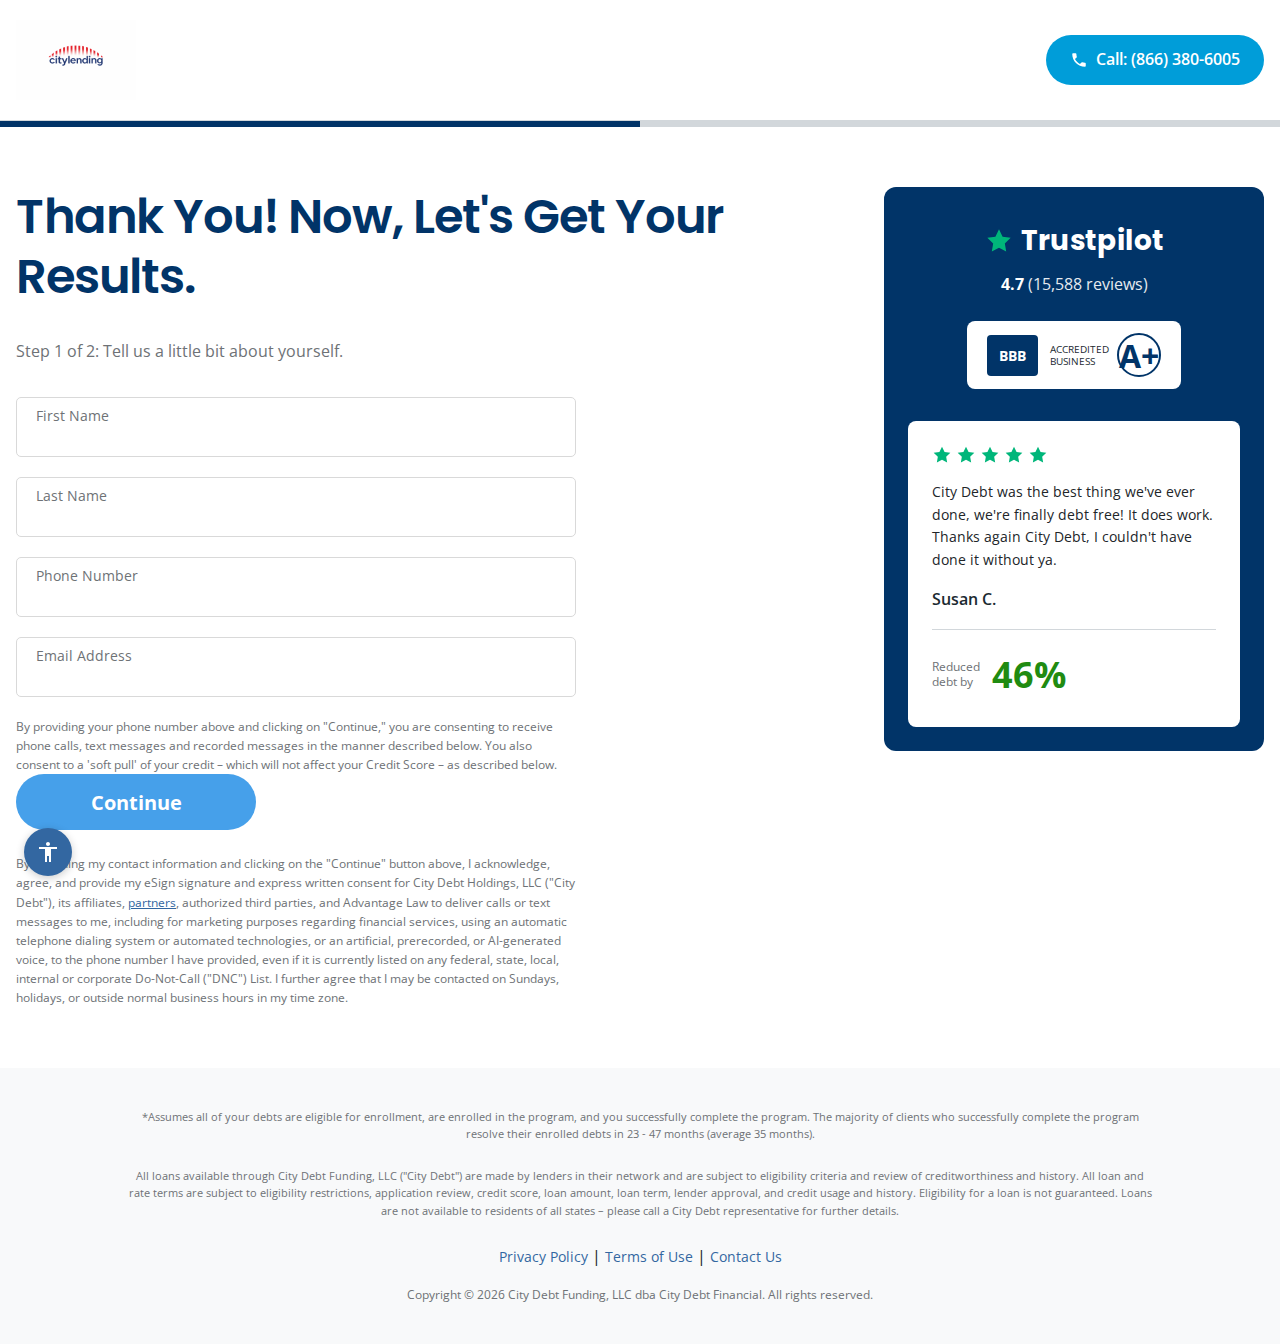
<file: apply-step1.html>
<!DOCTYPE html>
<html lang="en">
<head>
    <meta charset="UTF-8">
    <meta name="viewport" content="width=device-width, initial-scale=1.0">
    <title>Apply Online - City Debt | Debt Relief Solutions</title>
    <link rel="preconnect" href="https://fonts.googleapis.com">
    <link rel="preconnect" href="https://fonts.gstatic.com" crossorigin>
    <link href="https://fonts.googleapis.com/css2?family=Open+Sans:wght@400;500;600;700&family=Poppins:wght@400;500;600;700&display=swap" rel="stylesheet">
    <link rel="stylesheet" href="apply-styles.css">
</head>
<body>
    <!-- Header -->
    <header class="header">
        <div class="header-container">
            <a href="apply.html" class="logo">
                <img src="logo.png" alt="City Lending" class="logo-img">
            </a>
            <a href="tel:1-866-380-6005" class="call-btn">
                <svg width="16" height="16" viewBox="0 0 24 24" fill="currentColor">
                    <path d="M6.62 10.79c1.44 2.83 3.76 5.14 6.59 6.59l2.2-2.2c.27-.27.67-.36 1.02-.24 1.12.37 2.33.57 3.57.57.55 0 1 .45 1 1V20c0 .55-.45 1-1 1-9.39 0-17-7.61-17-17 0-.55.45-1 1-1h3.5c.55 0 1 .45 1 1 0 1.25.2 2.45.57 3.57.11.35.03.74-.25 1.02l-2.2 2.2z"/>
                </svg>
                Call: (866) 380-6005
            </a>
        </div>
    </header>

    <!-- Progress Bar -->
    <div class="progress-bar">
        <div class="progress-fill" style="width: 50%"></div>
    </div>

    <!-- Main Content -->
    <main class="main-content">
        <div class="content-wrapper">
            <!-- Left Column - Form -->
            <div class="form-column">
                <h1 class="main-heading">Thank You! Now, Let's Get Your Results.</h1>
                <p class="step-indicator">Step 1 of 2: Tell us a little bit about yourself.</p>

                <form id="contact-form" class="apply-form" action="apply-step2.html">
                    <div class="form-group floating-label">
                        <input type="text" id="first-name" name="firstName" class="form-input" placeholder=" " required>
                        <label for="first-name" class="form-label">First Name</label>
                    </div>

                    <div class="form-group floating-label">
                        <input type="text" id="last-name" name="lastName" class="form-input" placeholder=" " required>
                        <label for="last-name" class="form-label">Last Name</label>
                    </div>

                    <div class="form-group floating-label">
                        <input type="tel" id="phone" name="phone" class="form-input" placeholder=" " required>
                        <label for="phone" class="form-label">Phone Number</label>
                    </div>

                    <div class="form-group floating-label">
                        <input type="email" id="email" name="email" class="form-input" placeholder=" " required>
                        <label for="email" class="form-label">Email Address</label>
                    </div>

                    <p class="consent-text">
                        By providing your phone number above and clicking on "Continue," you are consenting to receive phone calls, text messages and recorded messages in the manner described below. You also consent to a 'soft pull' of your credit – which will not affect your Credit Score – as described below.
                    </p>

                    <button type="submit" class="cta-button">Continue</button>

                    <p class="consent-text" style="margin-top: 24px;">
                        By providing my contact information and clicking on the "Continue" button above, I acknowledge, agree, and provide my eSign signature and express written consent for City Debt Holdings, LLC ("City Debt"), its affiliates, <a href="#">partners</a>, authorized third parties, and Advantage Law to deliver calls or text messages to me, including for marketing purposes regarding financial services, using an automatic telephone dialing system or automated technologies, or an artificial, prerecorded, or AI-generated voice, to the phone number I have provided, even if it is currently listed on any federal, state, local, internal or corporate Do-Not-Call ("DNC") List. I further agree that I may be contacted on Sundays, holidays, or outside normal business hours in my time zone.
                    </p>
                </form>
            </div>

            <!-- Right Column - Trust Sidebar -->
            <div class="trust-sidebar">
                <div class="trust-header">
                    <div class="trustpilot-badge">
                        <svg class="star-icon" viewBox="0 0 24 24" fill="#00B67A">
                            <polygon points="12 2 15.09 8.26 22 9.27 17 14.14 18.18 21.02 12 17.77 5.82 21.02 7 14.14 2 9.27 8.91 8.26 12 2"/>
                        </svg>
                        <span class="trustpilot-text">Trustpilot</span>
                    </div>
                    <div class="trustpilot-rating">
                        <span class="rating-score">4.7</span>
                        <span class="rating-reviews">(15,588 reviews)</span>
                    </div>
                    <div class="bbb-badge">
                        <div class="bbb-logo">
                            <span class="bbb-text">BBB</span>
                        </div>
                        <div class="bbb-rating">
                            <span class="accredited">ACCREDITED<br>BUSINESS</span>
                            <span class="grade">A+</span>
                        </div>
                    </div>
                </div>

                <div class="testimonial-card">
                    <div class="stars">
                        <svg viewBox="0 0 24 24" fill="#00B67A"><polygon points="12 2 15.09 8.26 22 9.27 17 14.14 18.18 21.02 12 17.77 5.82 21.02 7 14.14 2 9.27 8.91 8.26 12 2"/></svg>
                        <svg viewBox="0 0 24 24" fill="#00B67A"><polygon points="12 2 15.09 8.26 22 9.27 17 14.14 18.18 21.02 12 17.77 5.82 21.02 7 14.14 2 9.27 8.91 8.26 12 2"/></svg>
                        <svg viewBox="0 0 24 24" fill="#00B67A"><polygon points="12 2 15.09 8.26 22 9.27 17 14.14 18.18 21.02 12 17.77 5.82 21.02 7 14.14 2 9.27 8.91 8.26 12 2"/></svg>
                        <svg viewBox="0 0 24 24" fill="#00B67A"><polygon points="12 2 15.09 8.26 22 9.27 17 14.14 18.18 21.02 12 17.77 5.82 21.02 7 14.14 2 9.27 8.91 8.26 12 2"/></svg>
                        <svg viewBox="0 0 24 24" fill="#00B67A"><polygon points="12 2 15.09 8.26 22 9.27 17 14.14 18.18 21.02 12 17.77 5.82 21.02 7 14.14 2 9.27 8.91 8.26 12 2"/></svg>
                    </div>
                    <p class="testimonial-text">City Debt was the best thing we've ever done, we're finally debt free! It does work. Thanks again City Debt, I couldn't have done it without ya.</p>
                    <p class="testimonial-author">Susan C.</p>
                    <div class="debt-reduction">
                        <span class="reduction-label">Reduced<br>debt by</span>
                        <span class="reduction-value">46%</span>
                    </div>
                </div>
            </div>
        </div>
    </main>

    <!-- Footer -->
    <footer class="footer">
        <p class="footer-disclaimer">
            *Assumes all of your debts are eligible for enrollment, are enrolled in the program, and you successfully complete the program. The majority of clients who successfully complete the program resolve their enrolled debts in 23 - 47 months (average 35 months).
        </p>
        <p class="footer-disclaimer">
            All loans available through City Debt Funding, LLC ("City Debt") are made by lenders in their network and are subject to eligibility criteria and review of creditworthiness and history. All loan and rate terms are subject to eligibility restrictions, application review, credit score, loan amount, loan term, lender approval, and credit usage and history. Eligibility for a loan is not guaranteed. Loans are not available to residents of all states – please call a City Debt representative for further details.
        </p>
        <p class="footer-links">
            <a href="#">Privacy Policy</a> | <a href="#">Terms of Use</a> | <a href="#">Contact Us</a>
        </p>
        <p class="copyright">Copyright &copy; 2026 City Debt Funding, LLC dba City Debt Financial. All rights reserved.</p>
    </footer>

    <!-- Accessibility Button -->
    <button class="accessibility-btn" aria-label="Accessibility options">
        <svg viewBox="0 0 24 24" fill="currentColor">
            <path d="M12 2C13.1 2 14 2.9 14 4C14 5.1 13.1 6 12 6C10.9 6 10 5.1 10 4C10 2.9 10.9 2 12 2ZM21 9H15V22H13V16H11V22H9V9H3V7H21V9Z"/>
        </svg>
    </button>

    <script src="apply.js"></script>
</body>
</html>
</file>
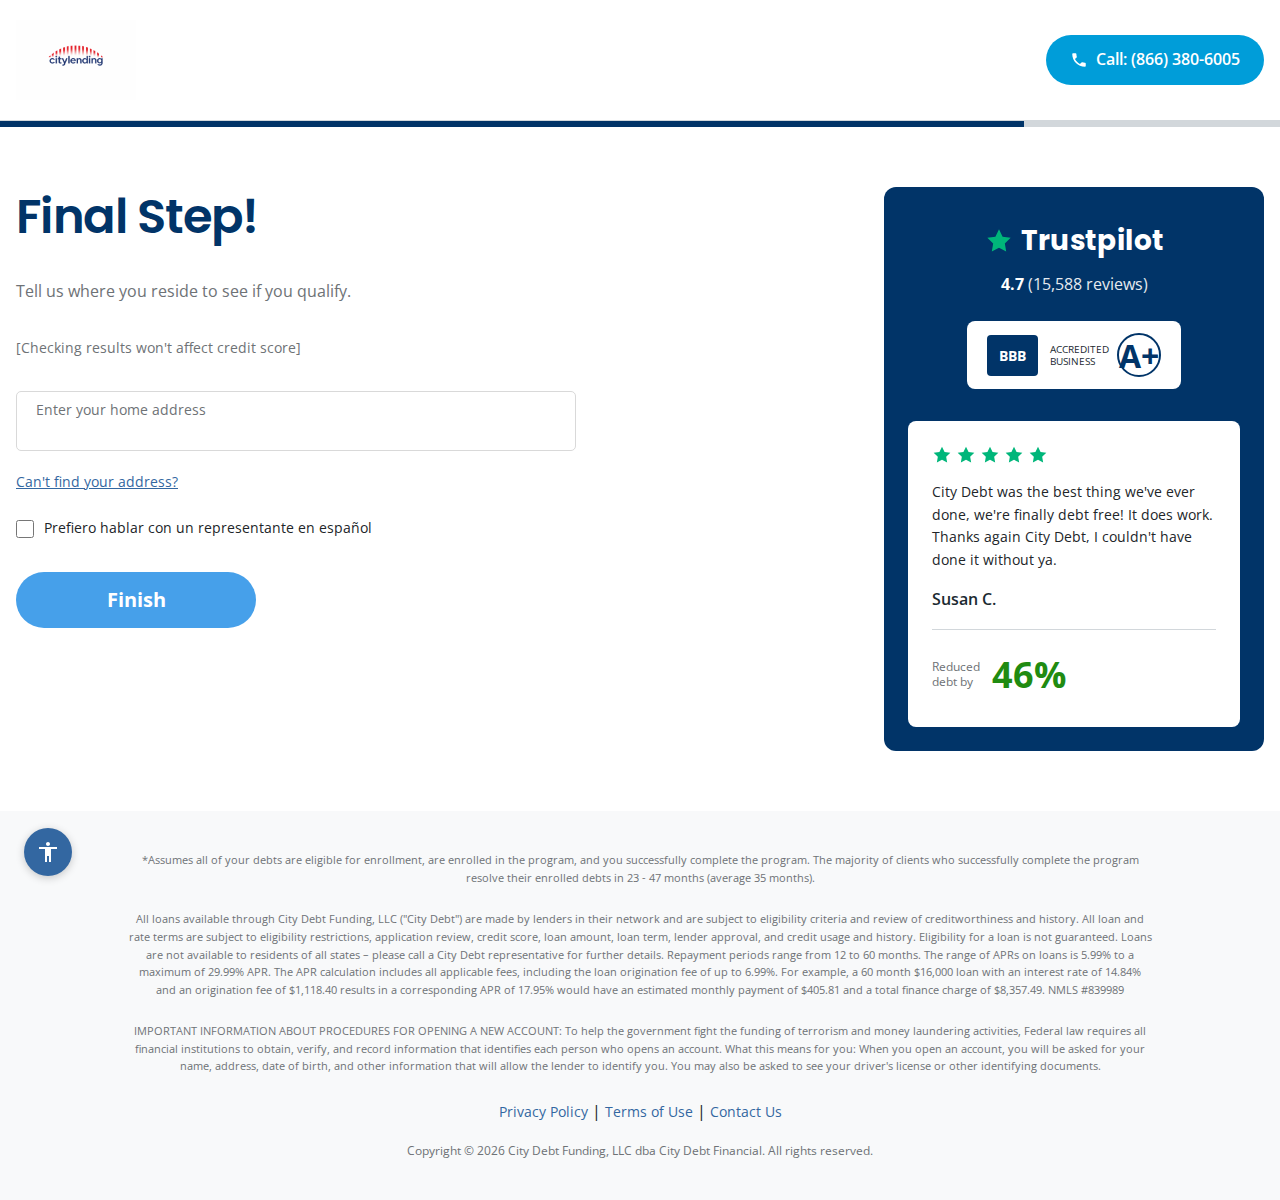
<file: apply-step2.html>
<!DOCTYPE html>
<html lang="en">
<head>
    <meta charset="UTF-8">
    <meta name="viewport" content="width=device-width, initial-scale=1.0">
    <title>Final Step - City Debt | Debt Relief Solutions</title>
    <link rel="preconnect" href="https://fonts.googleapis.com">
    <link rel="preconnect" href="https://fonts.gstatic.com" crossorigin>
    <link href="https://fonts.googleapis.com/css2?family=Open+Sans:wght@400;500;600;700&family=Poppins:wght@400;500;600;700&display=swap" rel="stylesheet">
    <link rel="stylesheet" href="apply-styles.css">
</head>
<body>
    <!-- Header -->
    <header class="header">
        <div class="header-container">
            <a href="apply.html" class="logo">
                <img src="logo.png" alt="City Lending" class="logo-img">
            </a>
            <a href="tel:1-866-380-6005" class="call-btn">
                <svg width="16" height="16" viewBox="0 0 24 24" fill="currentColor">
                    <path d="M6.62 10.79c1.44 2.83 3.76 5.14 6.59 6.59l2.2-2.2c.27-.27.67-.36 1.02-.24 1.12.37 2.33.57 3.57.57.55 0 1 .45 1 1V20c0 .55-.45 1-1 1-9.39 0-17-7.61-17-17 0-.55.45-1 1-1h3.5c.55 0 1 .45 1 1 0 1.25.2 2.45.57 3.57.11.35.03.74-.25 1.02l-2.2 2.2z"/>
                </svg>
                Call: (866) 380-6005
            </a>
        </div>
    </header>

    <!-- Progress Bar -->
    <div class="progress-bar">
        <div class="progress-fill" style="width: 80%"></div>
    </div>

    <!-- Main Content -->
    <main class="main-content">
        <div class="content-wrapper">
            <!-- Left Column - Form -->
            <div class="form-column">
                <h1 class="main-heading">Final Step!</h1>
                <p class="step-indicator">Tell us where you reside to see if you qualify.</p>
                <p class="step-indicator" style="color: var(--text-muted); font-size: 14px;">[Checking results won't affect credit score]</p>

                <form id="address-form" class="apply-form" action="quote.html" style="margin-top: 32px;">
                    <div class="form-group floating-label">
                        <input type="text" id="address" name="address" class="form-input" placeholder=" " required>
                        <label for="address" class="form-label">Enter your home address</label>
                    </div>

                    <p class="text-link" style="margin-bottom: 24px;">Can't find your address?</p>

                    <div class="checkbox-group">
                        <input type="checkbox" id="spanish" name="spanish">
                        <label for="spanish">Prefiero hablar con un representante en español</label>
                    </div>

                    <button type="submit" class="cta-button" style="margin-top: 32px;">Finish</button>
                </form>
            </div>

            <!-- Right Column - Trust Sidebar -->
            <div class="trust-sidebar">
                <div class="trust-header">
                    <div class="trustpilot-badge">
                        <svg class="star-icon" viewBox="0 0 24 24" fill="#00B67A">
                            <polygon points="12 2 15.09 8.26 22 9.27 17 14.14 18.18 21.02 12 17.77 5.82 21.02 7 14.14 2 9.27 8.91 8.26 12 2"/>
                        </svg>
                        <span class="trustpilot-text">Trustpilot</span>
                    </div>
                    <div class="trustpilot-rating">
                        <span class="rating-score">4.7</span>
                        <span class="rating-reviews">(15,588 reviews)</span>
                    </div>
                    <div class="bbb-badge">
                        <div class="bbb-logo">
                            <span class="bbb-text">BBB</span>
                        </div>
                        <div class="bbb-rating">
                            <span class="accredited">ACCREDITED<br>BUSINESS</span>
                            <span class="grade">A+</span>
                        </div>
                    </div>
                </div>

                <div class="testimonial-card">
                    <div class="stars">
                        <svg viewBox="0 0 24 24" fill="#00B67A"><polygon points="12 2 15.09 8.26 22 9.27 17 14.14 18.18 21.02 12 17.77 5.82 21.02 7 14.14 2 9.27 8.91 8.26 12 2"/></svg>
                        <svg viewBox="0 0 24 24" fill="#00B67A"><polygon points="12 2 15.09 8.26 22 9.27 17 14.14 18.18 21.02 12 17.77 5.82 21.02 7 14.14 2 9.27 8.91 8.26 12 2"/></svg>
                        <svg viewBox="0 0 24 24" fill="#00B67A"><polygon points="12 2 15.09 8.26 22 9.27 17 14.14 18.18 21.02 12 17.77 5.82 21.02 7 14.14 2 9.27 8.91 8.26 12 2"/></svg>
                        <svg viewBox="0 0 24 24" fill="#00B67A"><polygon points="12 2 15.09 8.26 22 9.27 17 14.14 18.18 21.02 12 17.77 5.82 21.02 7 14.14 2 9.27 8.91 8.26 12 2"/></svg>
                        <svg viewBox="0 0 24 24" fill="#00B67A"><polygon points="12 2 15.09 8.26 22 9.27 17 14.14 18.18 21.02 12 17.77 5.82 21.02 7 14.14 2 9.27 8.91 8.26 12 2"/></svg>
                    </div>
                    <p class="testimonial-text">City Debt was the best thing we've ever done, we're finally debt free! It does work. Thanks again City Debt, I couldn't have done it without ya.</p>
                    <p class="testimonial-author">Susan C.</p>
                    <div class="debt-reduction">
                        <span class="reduction-label">Reduced<br>debt by</span>
                        <span class="reduction-value">46%</span>
                    </div>
                </div>
            </div>
        </div>
    </main>

    <!-- Footer -->
    <footer class="footer">
        <p class="footer-disclaimer">
            *Assumes all of your debts are eligible for enrollment, are enrolled in the program, and you successfully complete the program. The majority of clients who successfully complete the program resolve their enrolled debts in 23 - 47 months (average 35 months).
        </p>
        <p class="footer-disclaimer">
            All loans available through City Debt Funding, LLC ("City Debt") are made by lenders in their network and are subject to eligibility criteria and review of creditworthiness and history. All loan and rate terms are subject to eligibility restrictions, application review, credit score, loan amount, loan term, lender approval, and credit usage and history. Eligibility for a loan is not guaranteed. Loans are not available to residents of all states – please call a City Debt representative for further details. Repayment periods range from 12 to 60 months. The range of APRs on loans is 5.99% to a maximum of 29.99% APR. The APR calculation includes all applicable fees, including the loan origination fee of up to 6.99%. For example, a 60 month $16,000 loan with an interest rate of 14.84% and an origination fee of $1,118.40 results in a corresponding APR of 17.95% would have an estimated monthly payment of $405.81 and a total finance charge of $8,357.49. NMLS #839989
        </p>
        <p class="footer-disclaimer">
            IMPORTANT INFORMATION ABOUT PROCEDURES FOR OPENING A NEW ACCOUNT: To help the government fight the funding of terrorism and money laundering activities, Federal law requires all financial institutions to obtain, verify, and record information that identifies each person who opens an account. What this means for you: When you open an account, you will be asked for your name, address, date of birth, and other information that will allow the lender to identify you. You may also be asked to see your driver's license or other identifying documents.
        </p>
        <p class="footer-links">
            <a href="#">Privacy Policy</a> | <a href="#">Terms of Use</a> | <a href="#">Contact Us</a>
        </p>
        <p class="copyright">Copyright &copy; 2026 City Debt Funding, LLC dba City Debt Financial. All rights reserved.</p>
    </footer>

    <!-- Accessibility Button -->
    <button class="accessibility-btn" aria-label="Accessibility options">
        <svg viewBox="0 0 24 24" fill="currentColor">
            <path d="M12 2C13.1 2 14 2.9 14 4C14 5.1 13.1 6 12 6C10.9 6 10 5.1 10 4C10 2.9 10.9 2 12 2ZM21 9H15V22H13V16H11V22H9V9H3V7H21V9Z"/>
        </svg>
    </button>

    <script src="apply.js"></script>
</body>
</html>
</file>
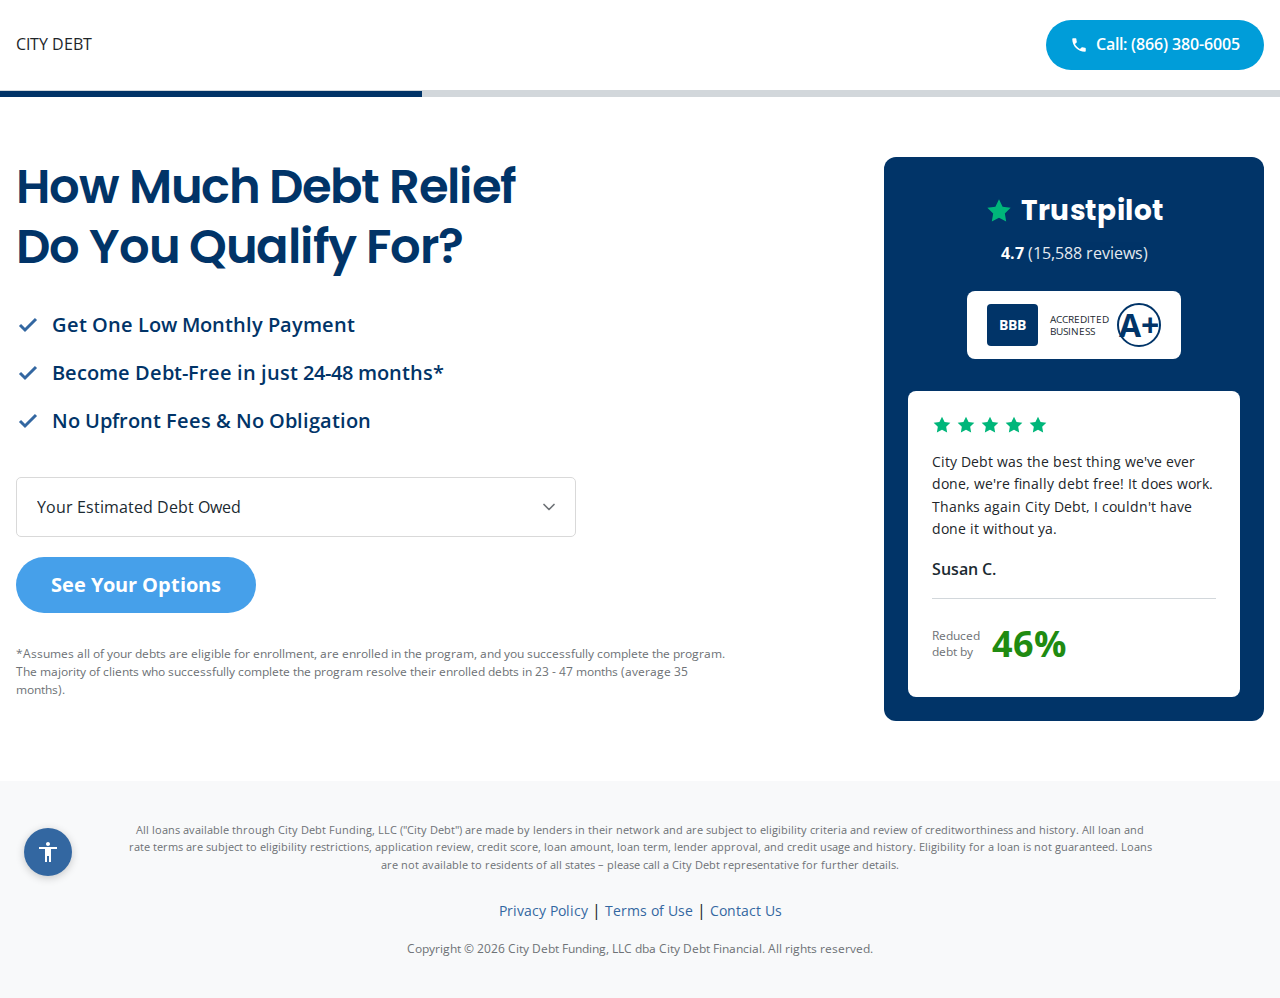
<file: apply.html>
<!DOCTYPE html>
<html lang="en">
<head>
    <meta charset="UTF-8">
    <meta name="viewport" content="width=device-width, initial-scale=1.0">
    <title>Apply Online - City Debt | Debt Relief Solutions</title>
    <link rel="preconnect" href="https://fonts.googleapis.com">
    <link rel="preconnect" href="https://fonts.gstatic.com" crossorigin>
    <link href="https://fonts.googleapis.com/css2?family=Open+Sans:wght@400;500;600;700&family=Poppins:wght@400;500;600;700&display=swap" rel="stylesheet">
    <link rel="stylesheet" href="apply-styles.css">
</head>
<body>
    <!-- Header -->
    <header class="header">
        <div class="header-container">
            <div class="logo">
                <div class="logo-bars">
                    <span class="bar bar-1"></span>
                    <span class="bar bar-2"></span>
                    <span class="bar bar-3"></span>
                </div>
                <span class="logo-text">CITY DEBT</span>
            </div>
            <a href="tel:1-800-555-1234" class="call-btn">
                <svg width="16" height="16" viewBox="0 0 24 24" fill="currentColor">
                    <path d="M6.62 10.79c1.44 2.83 3.76 5.14 6.59 6.59l2.2-2.2c.27-.27.67-.36 1.02-.24 1.12.37 2.33.57 3.57.57.55 0 1 .45 1 1V20c0 .55-.45 1-1 1-9.39 0-17-7.61-17-17 0-.55.45-1 1-1h3.5c.55 0 1 .45 1 1 0 1.25.2 2.45.57 3.57.11.35.03.74-.25 1.02l-2.2 2.2z"/>
                </svg>
                Call: (866) 380-6005
            </a>
        </div>
    </header>

    <!-- Progress Bar -->
    <div class="progress-bar">
        <div class="progress-fill" style="width: 33%"></div>
    </div>

    <!-- Main Content -->
    <main class="main-content">
        <div class="content-wrapper">
            <!-- Left Column - Form -->
            <div class="form-column">
                <h1 class="main-heading">How Much Debt Relief<br>Do You Qualify For?</h1>

                <ul class="benefits-list">
                    <li>
                        <svg class="check-icon" viewBox="0 0 24 24" fill="none" stroke="currentColor" stroke-width="3">
                            <polyline points="20 6 9 17 4 12"></polyline>
                        </svg>
                        <span>Get One Low Monthly Payment</span>
                    </li>
                    <li>
                        <svg class="check-icon" viewBox="0 0 24 24" fill="none" stroke="currentColor" stroke-width="3">
                            <polyline points="20 6 9 17 4 12"></polyline>
                        </svg>
                        <span>Become Debt-Free in just 24-48 months*</span>
                    </li>
                    <li>
                        <svg class="check-icon" viewBox="0 0 24 24" fill="none" stroke="currentColor" stroke-width="3">
                            <polyline points="20 6 9 17 4 12"></polyline>
                        </svg>
                        <span>No Upfront Fees & No Obligation</span>
                    </li>
                </ul>

                <form id="step1-form" class="apply-form">
                    <div class="form-group">
                        <select id="debt-amount" class="form-select" required>
                            <option value="" disabled selected>Your Estimated Debt Owed</option>
                            <option value="0">$0 - $7,499</option>
                            <option value="7500">$7,500 - $14,999</option>
                            <option value="12500">$12,500 - $19,999</option>
                            <option value="20000">$20,000 - $39,999</option>
                            <option value="40000">$40,000+</option>
                        </select>
                    </div>

                    <button type="submit" class="cta-button">See Your Options</button>
                </form>

                <p class="disclaimer-text">
                    *Assumes all of your debts are eligible for enrollment, are enrolled in the program, and you successfully complete the program. The majority of clients who successfully complete the program resolve their enrolled debts in 23 - 47 months (average 35 months).
                </p>
            </div>

            <!-- Right Column - Trust Sidebar -->
            <div class="trust-sidebar">
                <div class="trust-header">
                    <div class="trustpilot-badge">
                        <svg class="star-icon" viewBox="0 0 24 24" fill="#00B67A">
                            <polygon points="12 2 15.09 8.26 22 9.27 17 14.14 18.18 21.02 12 17.77 5.82 21.02 7 14.14 2 9.27 8.91 8.26 12 2"/>
                        </svg>
                        <span class="trustpilot-text">Trustpilot</span>
                    </div>
                    <div class="trustpilot-rating">
                        <span class="rating-score">4.7</span>
                        <span class="rating-reviews">(15,588 reviews)</span>
                    </div>
                    <div class="bbb-badge">
                        <div class="bbb-logo">
                            <span class="bbb-text">BBB</span>
                        </div>
                        <div class="bbb-rating">
                            <span class="accredited">ACCREDITED<br>BUSINESS</span>
                            <span class="grade">A+</span>
                        </div>
                    </div>
                </div>

                <div class="testimonial-card">
                    <div class="stars">
                        <svg viewBox="0 0 24 24" fill="#00B67A"><polygon points="12 2 15.09 8.26 22 9.27 17 14.14 18.18 21.02 12 17.77 5.82 21.02 7 14.14 2 9.27 8.91 8.26 12 2"/></svg>
                        <svg viewBox="0 0 24 24" fill="#00B67A"><polygon points="12 2 15.09 8.26 22 9.27 17 14.14 18.18 21.02 12 17.77 5.82 21.02 7 14.14 2 9.27 8.91 8.26 12 2"/></svg>
                        <svg viewBox="0 0 24 24" fill="#00B67A"><polygon points="12 2 15.09 8.26 22 9.27 17 14.14 18.18 21.02 12 17.77 5.82 21.02 7 14.14 2 9.27 8.91 8.26 12 2"/></svg>
                        <svg viewBox="0 0 24 24" fill="#00B67A"><polygon points="12 2 15.09 8.26 22 9.27 17 14.14 18.18 21.02 12 17.77 5.82 21.02 7 14.14 2 9.27 8.91 8.26 12 2"/></svg>
                        <svg viewBox="0 0 24 24" fill="#00B67A"><polygon points="12 2 15.09 8.26 22 9.27 17 14.14 18.18 21.02 12 17.77 5.82 21.02 7 14.14 2 9.27 8.91 8.26 12 2"/></svg>
                    </div>
                    <p class="testimonial-text">City Debt was the best thing we've ever done, we're finally debt free! It does work. Thanks again City Debt, I couldn't have done it without ya.</p>
                    <p class="testimonial-author">Susan C.</p>
                    <div class="debt-reduction">
                        <span class="reduction-label">Reduced<br>debt by</span>
                        <span class="reduction-value">46%</span>
                    </div>
                </div>
            </div>
        </div>
    </main>

    <!-- Footer -->
    <footer class="footer">
        <p class="footer-disclaimer">
            All loans available through City Debt Funding, LLC ("City Debt") are made by lenders in their network and are subject to eligibility criteria and review of creditworthiness and history. All loan and rate terms are subject to eligibility restrictions, application review, credit score, loan amount, loan term, lender approval, and credit usage and history. Eligibility for a loan is not guaranteed. Loans are not available to residents of all states – please call a City Debt representative for further details.
        </p>
        <p class="footer-links">
            <a href="#">Privacy Policy</a> | <a href="#">Terms of Use</a> | <a href="#">Contact Us</a>
        </p>
        <p class="copyright">Copyright &copy; 2026 City Debt Funding, LLC dba City Debt Financial. All rights reserved.</p>
    </footer>

    <!-- Accessibility Button -->
    <button class="accessibility-btn" aria-label="Accessibility options">
        <svg viewBox="0 0 24 24" fill="currentColor">
            <path d="M12 2C13.1 2 14 2.9 14 4C14 5.1 13.1 6 12 6C10.9 6 10 5.1 10 4C10 2.9 10.9 2 12 2ZM21 9H15V22H13V16H11V22H9V9H3V7H21V9Z"/>
        </svg>
    </button>

    <script src="apply.js"></script>
</body>
</html>
</file>
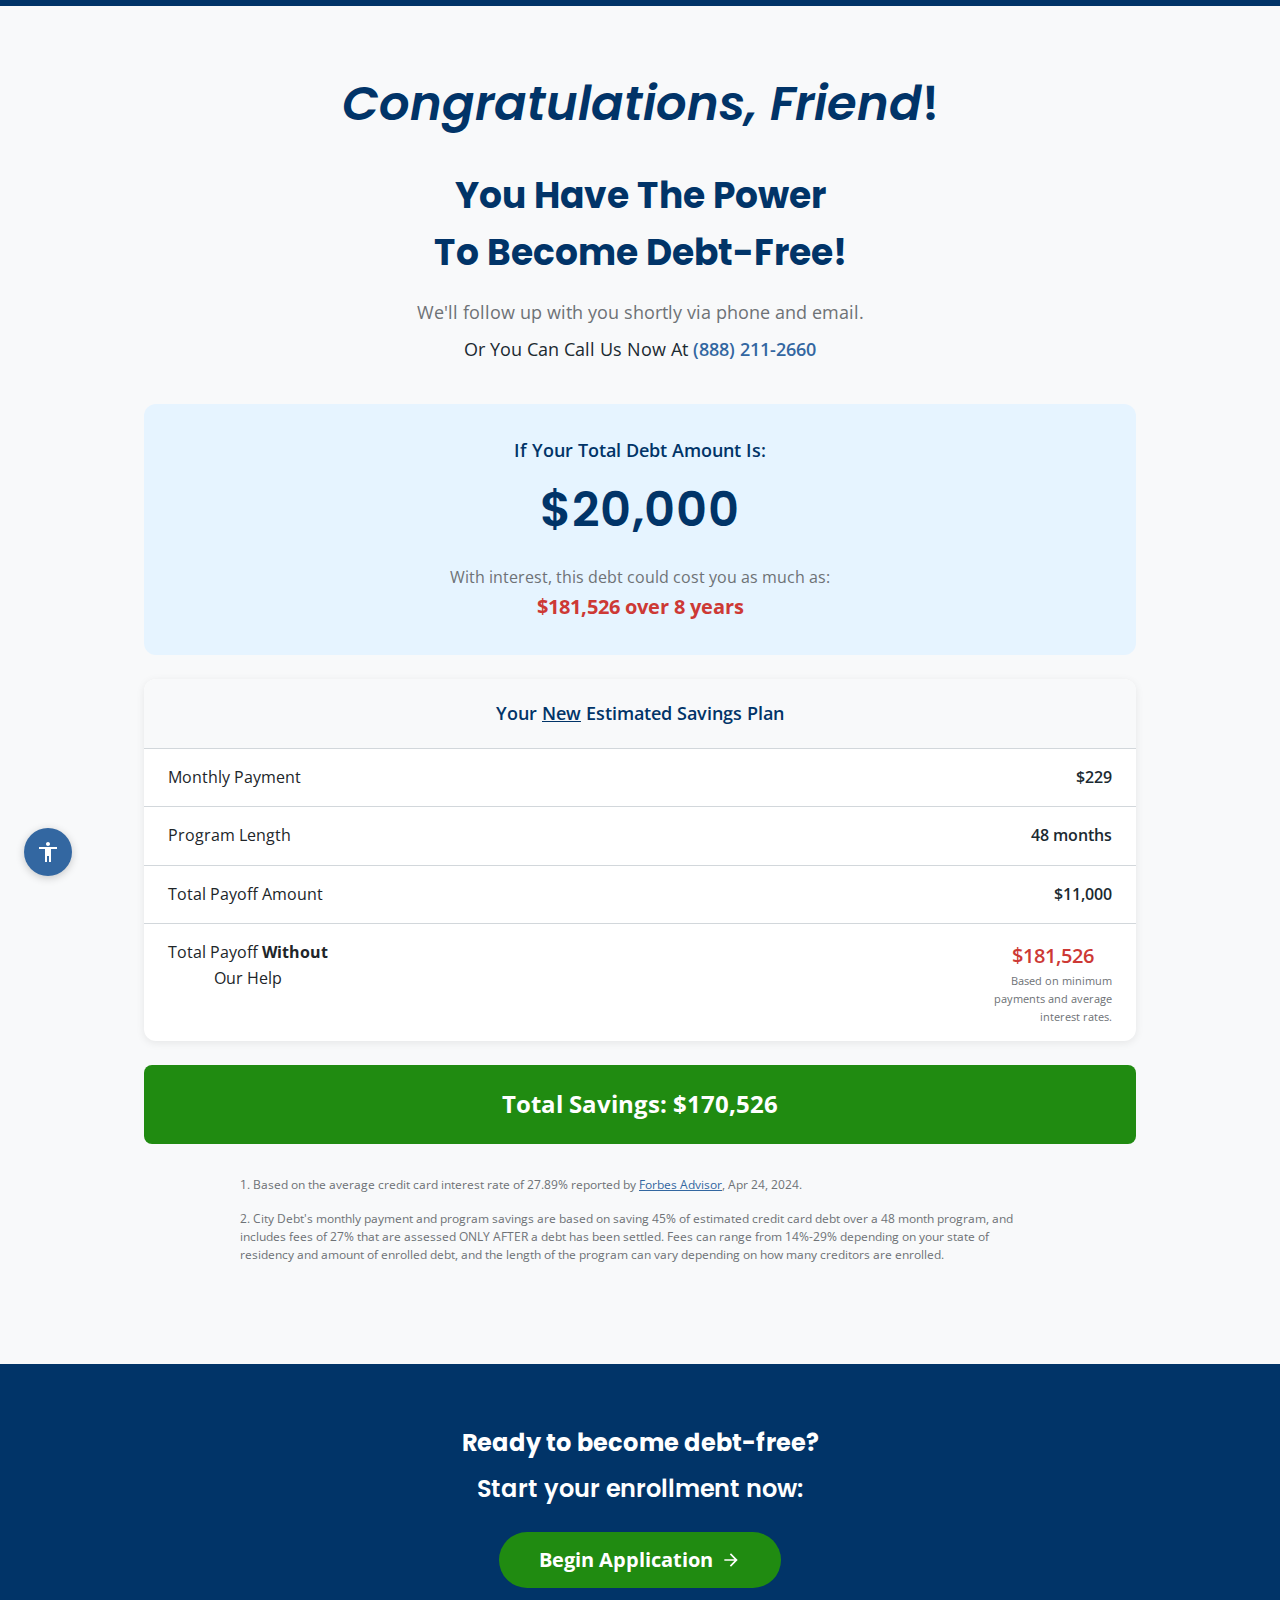
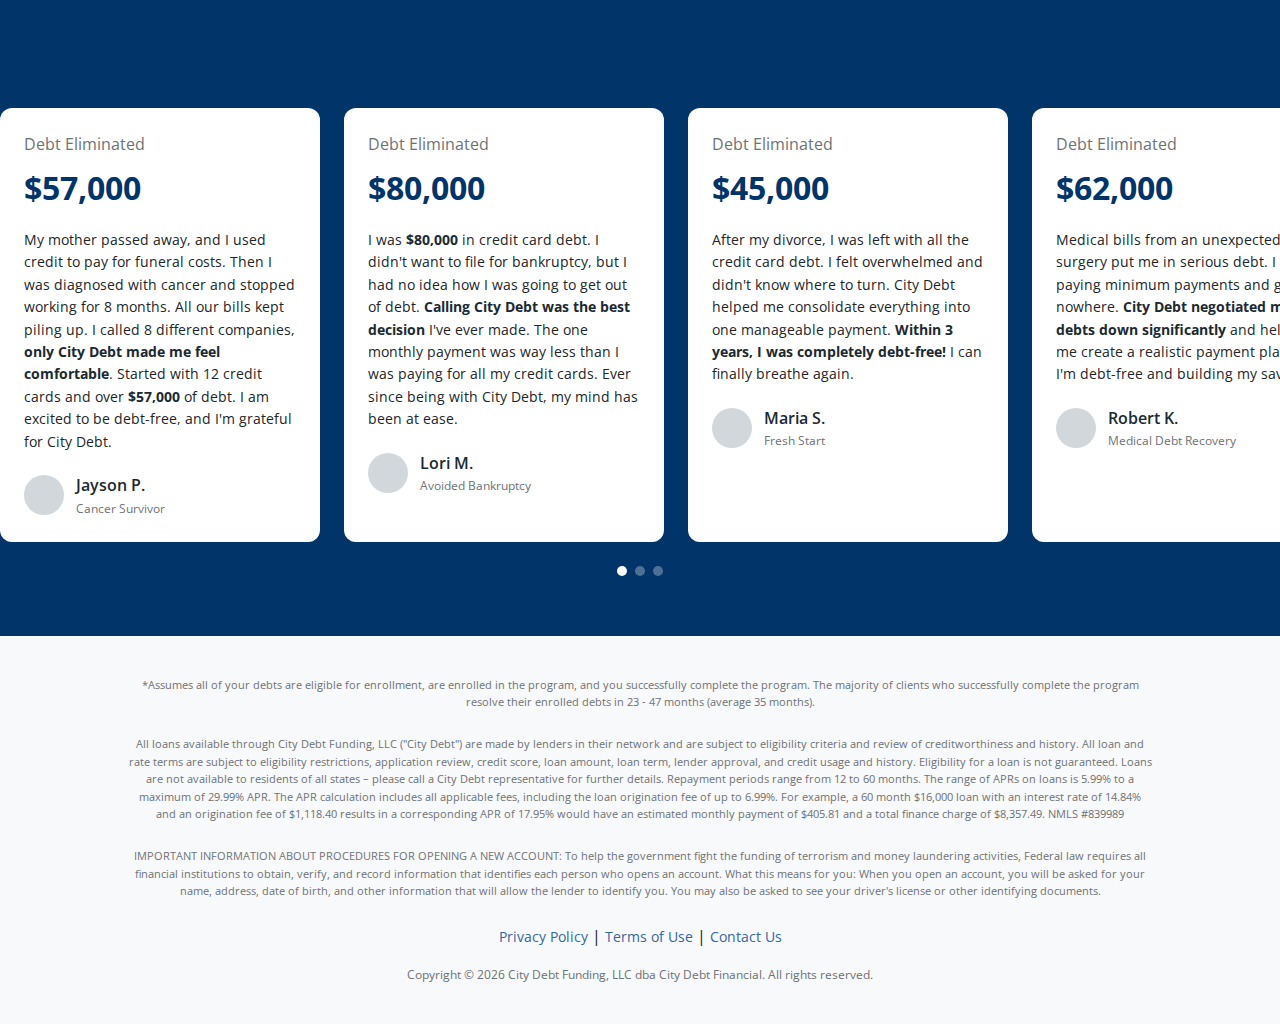
<file: quote.html>
<!DOCTYPE html>
<html lang="en">
<head>
    <meta charset="UTF-8">
    <meta name="viewport" content="width=device-width, initial-scale=1.0">
    <title>Your Quote - City Debt | Debt Relief Solutions</title>
    <link rel="preconnect" href="https://fonts.googleapis.com">
    <link rel="preconnect" href="https://fonts.gstatic.com" crossorigin>
    <link href="https://fonts.googleapis.com/css2?family=Open+Sans:wght@400;500;600;700&family=Poppins:wght@400;500;600;700&display=swap" rel="stylesheet">
    <link rel="stylesheet" href="apply-styles.css">
</head>
<body class="quote-page">
    <!-- Progress Bar -->
    <div class="progress-bar">
        <div class="progress-fill" style="width: 100%"></div>
    </div>

    <!-- Quote Content -->
    <main class="quote-content">
        <h1 class="congrats-heading"><span>Congratulations, </span><span id="user-name">Friend</span>!</h1>

        <h2 class="power-heading">You Have The Power<br>To Become Debt-Free!</h2>

        <p class="follow-up-text">We'll follow up with you shortly via phone and email.</p>
        <p class="call-now-text">Or You Can Call Us Now At <a href="tel:1-888-211-2660">(888) 211-2660</a></p>

        <!-- Debt Info Box -->
        <div class="debt-info-box">
            <p class="label">If Your Total Debt Amount Is:</p>
            <p class="amount" id="debt-amount">$20,000</p>
            <p class="interest-text">With interest, this debt could cost you as much as:</p>
            <p class="interest-cost" id="interest-cost">$59,332 over 8 years</p>
        </div>

        <!-- Savings Plan Table -->
        <div class="savings-plan">
            <div class="savings-plan-header">Your <span>New</span> Estimated Savings Plan</div>
            <div class="savings-plan-row">
                <span class="label">Monthly Payment</span>
                <span class="value" id="monthly-payment">$374</span>
            </div>
            <div class="savings-plan-row">
                <span class="label">Program Length</span>
                <span class="value" id="program-length">48 months</span>
            </div>
            <div class="savings-plan-row">
                <span class="label">Total Payoff Amount</span>
                <span class="value" id="payoff-amount">$11,000</span>
            </div>
            <div class="savings-plan-row highlight">
                <div>
                    <span class="label">Total Payoff <strong>Without</strong></span><br>
                    <span class="label">Our Help</span>
                </div>
                <div>
                    <span class="value" id="without-help">$59,332</span>
                    <p class="note">Based on minimum<br>payments and average<br>interest rates.</p>
                </div>
            </div>
        </div>

        <!-- Total Savings Bar -->
        <div class="total-savings">
            Total Savings: <span id="total-savings">$41,377</span>
        </div>

        <!-- Footnotes -->
        <p class="disclaimer-text" style="text-align: left; max-width: 800px; margin: 0 auto 16px;">
            1. Based on the average credit card interest rate of 27.89% reported by <a href="#" style="color: var(--link-blue);">Forbes Advisor</a>, Apr 24, 2024.
        </p>
        <p class="disclaimer-text" style="text-align: left; max-width: 800px; margin: 0 auto 40px;">
            2. City Debt's monthly payment and program savings are based on saving 45% of estimated credit card debt over a 48 month program, and includes fees of 27% that are assessed ONLY AFTER a debt has been settled. Fees can range from 14%-29% depending on your state of residency and amount of enrolled debt, and the length of the program can vary depending on how many creditors are enrolled.
        </p>
    </main>

    <!-- CTA Section - Begin Application -->
    <section class="cta-section">
        <h2>Ready to become debt-free?</h2>
        <h3>Start your enrollment now:</h3>
        <a href="index.html" class="cta-phone-btn" style="background: var(--green-success);">
            Begin Application
            <svg width="20" height="20" viewBox="0 0 24 24" fill="currentColor" style="margin-left: 8px;">
                <path d="M12 4l-1.41 1.41L16.17 11H4v2h12.17l-5.58 5.59L12 20l8-8z"/>
            </svg>
        </a>
    </section>

    <!-- Testimonials Section -->
    <section class="testimonials-section">
        <div class="testimonials-carousel" id="testimonials-carousel">
            <div class="testimonial-slide">
                <p class="debt-eliminated">Debt Eliminated</p>
                <p class="debt-amount">$57,000</p>
                <p class="story">My mother passed away, and I used credit to pay for funeral costs. Then I was diagnosed with cancer and stopped working for 8 months. All our bills kept piling up. I called 8 different companies, <strong>only City Debt made me feel comfortable</strong>. Started with 12 credit cards and over <strong>$57,000</strong> of debt. I am excited to be debt-free, and I'm grateful for City Debt.</p>
                <div class="author">
                    <div class="author-avatar"></div>
                    <div>
                        <p class="author-name">Jayson P.</p>
                        <p class="author-title">Cancer Survivor</p>
                    </div>
                </div>
            </div>

            <div class="testimonial-slide">
                <p class="debt-eliminated">Debt Eliminated</p>
                <p class="debt-amount">$80,000</p>
                <p class="story">I was <strong>$80,000</strong> in credit card debt. I didn't want to file for bankruptcy, but I had no idea how I was going to get out of debt. <strong>Calling City Debt was the best decision</strong> I've ever made. The one monthly payment was way less than I was paying for all my credit cards. Ever since being with City Debt, my mind has been at ease.</p>
                <div class="author">
                    <div class="author-avatar"></div>
                    <div>
                        <p class="author-name">Lori M.</p>
                        <p class="author-title">Avoided Bankruptcy</p>
                    </div>
                </div>
            </div>

            <div class="testimonial-slide">
                <p class="debt-eliminated">Debt Eliminated</p>
                <p class="debt-amount">$45,000</p>
                <p class="story">After my divorce, I was left with all the credit card debt. I felt overwhelmed and didn't know where to turn. City Debt helped me consolidate everything into one manageable payment. <strong>Within 3 years, I was completely debt-free!</strong> I can finally breathe again.</p>
                <div class="author">
                    <div class="author-avatar"></div>
                    <div>
                        <p class="author-name">Maria S.</p>
                        <p class="author-title">Fresh Start</p>
                    </div>
                </div>
            </div>

            <div class="testimonial-slide">
                <p class="debt-eliminated">Debt Eliminated</p>
                <p class="debt-amount">$62,000</p>
                <p class="story">Medical bills from an unexpected surgery put me in serious debt. I was paying minimum payments and getting nowhere. <strong>City Debt negotiated my debts down significantly</strong> and helped me create a realistic payment plan. Now I'm debt-free and building my savings!</p>
                <div class="author">
                    <div class="author-avatar"></div>
                    <div>
                        <p class="author-name">Robert K.</p>
                        <p class="author-title">Medical Debt Recovery</p>
                    </div>
                </div>
            </div>
        </div>

        <div class="carousel-nav">
            <button class="carousel-dot active"></button>
            <button class="carousel-dot"></button>
            <button class="carousel-dot"></button>
        </div>
    </section>

    <!-- Footer -->
    <footer class="footer">
        <p class="footer-disclaimer">
            *Assumes all of your debts are eligible for enrollment, are enrolled in the program, and you successfully complete the program. The majority of clients who successfully complete the program resolve their enrolled debts in 23 - 47 months (average 35 months).
        </p>
        <p class="footer-disclaimer">
            All loans available through City Debt Funding, LLC ("City Debt") are made by lenders in their network and are subject to eligibility criteria and review of creditworthiness and history. All loan and rate terms are subject to eligibility restrictions, application review, credit score, loan amount, loan term, lender approval, and credit usage and history. Eligibility for a loan is not guaranteed. Loans are not available to residents of all states – please call a City Debt representative for further details. Repayment periods range from 12 to 60 months. The range of APRs on loans is 5.99% to a maximum of 29.99% APR. The APR calculation includes all applicable fees, including the loan origination fee of up to 6.99%. For example, a 60 month $16,000 loan with an interest rate of 14.84% and an origination fee of $1,118.40 results in a corresponding APR of 17.95% would have an estimated monthly payment of $405.81 and a total finance charge of $8,357.49. NMLS #839989
        </p>
        <p class="footer-disclaimer">
            IMPORTANT INFORMATION ABOUT PROCEDURES FOR OPENING A NEW ACCOUNT: To help the government fight the funding of terrorism and money laundering activities, Federal law requires all financial institutions to obtain, verify, and record information that identifies each person who opens an account. What this means for you: When you open an account, you will be asked for your name, address, date of birth, and other information that will allow the lender to identify you. You may also be asked to see your driver's license or other identifying documents.
        </p>
        <p class="footer-links">
            <a href="#">Privacy Policy</a> | <a href="#">Terms of Use</a> | <a href="#">Contact Us</a>
        </p>
        <p class="copyright">Copyright &copy; 2026 City Debt Funding, LLC dba City Debt Financial. All rights reserved.</p>
    </footer>

    <!-- Accessibility Button -->
    <button class="accessibility-btn" aria-label="Accessibility options">
        <svg viewBox="0 0 24 24" fill="currentColor">
            <path d="M12 2C13.1 2 14 2.9 14 4C14 5.1 13.1 6 12 6C10.9 6 10 5.1 10 4C10 2.9 10.9 2 12 2ZM21 9H15V22H13V16H11V22H9V9H3V7H21V9Z"/>
        </svg>
    </button>

    <script>
        // Get URL parameters for personalization
        const urlParams = new URLSearchParams(window.location.search);
        const firstName = urlParams.get('firstName') || localStorage.getItem('firstName') || 'Friend';
        const debtAmount = urlParams.get('debt') || localStorage.getItem('debtAmount') || '20000';

        // Update name
        document.getElementById('user-name').textContent = firstName;

        // Calculate savings based on debt amount
        function calculateSavings(debt) {
            const debtNum = parseInt(debt);
            const interestRate = 0.2789; // 27.89% average
            const years = 8;
            const withInterest = Math.round(debtNum * Math.pow(1 + interestRate/12, years * 12));
            const savingsPercent = 0.45; // 45% savings
            const payoffAmount = Math.round(debtNum * (1 - savingsPercent));
            const monthlyPayment = Math.round(payoffAmount / 48);
            const totalSavings = withInterest - payoffAmount;

            return {
                debt: debtNum,
                withInterest: withInterest,
                payoffAmount: payoffAmount,
                monthlyPayment: monthlyPayment,
                totalSavings: totalSavings
            };
        }

        const savings = calculateSavings(debtAmount);

        // Update page with calculated values
        document.getElementById('debt-amount').textContent = '$' + savings.debt.toLocaleString();
        document.getElementById('interest-cost').textContent = '$' + savings.withInterest.toLocaleString() + ' over 8 years';
        document.getElementById('monthly-payment').textContent = '$' + savings.monthlyPayment.toLocaleString();
        document.getElementById('payoff-amount').textContent = '$' + savings.payoffAmount.toLocaleString();
        document.getElementById('without-help').textContent = '$' + savings.withInterest.toLocaleString();
        document.getElementById('total-savings').textContent = '$' + savings.totalSavings.toLocaleString();

        // Carousel functionality
        const carousel = document.getElementById('testimonials-carousel');
        const dots = document.querySelectorAll('.carousel-dot');
        let currentSlide = 0;

        dots.forEach((dot, index) => {
            dot.addEventListener('click', () => {
                currentSlide = index;
                updateCarousel();
            });
        });

        function updateCarousel() {
            const slideWidth = 344; // 320px + 24px gap
            carousel.scrollTo({
                left: currentSlide * slideWidth,
                behavior: 'smooth'
            });
            dots.forEach((dot, index) => {
                dot.classList.toggle('active', index === currentSlide);
            });
        }
    </script>
</body>
</html>
</file>
<file: apply-styles.css>
/* City Debt Apply Funnel Styles - Exact Americor Replica */

/* CSS Variables - Exact Color Palette */
:root {
    /* Primary Colors */
    --navy-blue: rgb(1, 52, 104);
    --navy-blue-dark: rgb(0, 35, 75);

    /* Text Colors */
    --text-dark: rgb(27, 42, 49);
    --text-body: rgb(33, 37, 41);
    --text-muted: rgb(110, 114, 118);
    --text-light: rgb(156, 163, 175);

    /* Accent Colors */
    --coral-red: rgb(205, 57, 53);
    --coral-red-hover: rgb(186, 50, 46);
    --link-blue: rgb(51, 103, 161);
    --cta-blue: rgb(70, 160, 234);
    --green-success: rgb(32, 139, 17);
    --trustpilot-green: #00B67A;

    /* Background Colors */
    --bg-light: rgb(248, 249, 250);
    --bg-white: rgb(255, 255, 255);
    --bg-light-blue: rgb(239, 246, 255);
    --bg-info-blue: rgb(230, 244, 255);
    --border-gray: rgb(217, 217, 217);
    --border-light: rgb(210, 215, 219);

    /* Typography */
    --font-primary: 'Open Sans', sans-serif;
    --font-heading: 'Poppins', 'Open Sans', sans-serif;
}

/* Reset & Base */
*, *::before, *::after {
    box-sizing: border-box;
    margin: 0;
    padding: 0;
}

html {
    scroll-behavior: smooth;
}

body {
    font-family: var(--font-primary);
    font-size: 16px;
    line-height: 1.6;
    color: var(--text-body);
    background-color: var(--bg-white);
    -webkit-font-smoothing: antialiased;
    -moz-osx-font-smoothing: grayscale;
}

/* Header */
.header {
    background: var(--bg-white);
    padding: 20px 0;
    border-bottom: 1px solid var(--border-light);
}

.header-container {
    max-width: 1440px;
    margin: 0 auto;
    padding: 0 16px;
    display: flex;
    justify-content: space-between;
    align-items: center;
}

.logo {
    display: flex;
    align-items: center;
    text-decoration: none;
}

.logo-img {
    height: 80px;
    width: auto;
    object-fit: contain;
}

.call-btn {
    display: flex;
    align-items: center;
    gap: 8px;
    background: rgb(0, 157, 217);
    color: white;
    padding: 12px 24px;
    border-radius: 9999px;
    text-decoration: none;
    font-weight: 600;
    font-size: 16px;
    transition: background 0.2s;
}

.call-btn:hover {
    background: rgb(0, 137, 197);
}

.call-btn svg {
    width: 18px;
    height: 18px;
}

/* Progress Bar */
.progress-bar {
    height: 6px;
    background: var(--border-light);
    position: relative;
}

.progress-fill {
    height: 100%;
    background: var(--navy-blue);
    transition: width 0.5s ease;
}

/* Main Content */
.main-content {
    padding: 60px 16px;
    max-width: 1440px;
    margin: 0 auto;
}

.content-wrapper {
    display: grid;
    grid-template-columns: 1fr 380px;
    gap: 60px;
    align-items: start;
}

/* Form Column */
.form-column {
    max-width: 720px;
}

.main-heading {
    font-family: var(--font-heading);
    font-size: 48px;
    font-weight: 600;
    color: var(--navy-blue);
    line-height: 1.25;
    letter-spacing: -1px;
    margin-bottom: 32px;
}

.sub-heading {
    font-family: var(--font-heading);
    font-size: 32px;
    font-weight: 600;
    color: var(--navy-blue);
    line-height: 1.3;
    margin-bottom: 16px;
}

.step-indicator {
    font-size: 16px;
    color: var(--text-muted);
    margin-bottom: 32px;
}

/* Benefits List */
.benefits-list {
    list-style: none;
    margin-bottom: 40px;
}

.benefits-list li {
    display: flex;
    align-items: center;
    gap: 12px;
    font-size: 20px;
    font-weight: 600;
    color: var(--navy-blue);
    margin-bottom: 16px;
}

.check-icon {
    width: 24px;
    height: 24px;
    color: var(--link-blue);
    flex-shrink: 0;
}

/* Form Styles */
.apply-form {
    max-width: 560px;
}

.form-group {
    margin-bottom: 20px;
}

.form-label {
    display: block;
    font-size: 14px;
    color: var(--text-muted);
    margin-bottom: 4px;
    font-weight: 400;
}

.form-input,
.form-select {
    width: 100%;
    height: 60px;
    padding: 0 20px;
    font-size: 16px;
    font-family: var(--font-primary);
    color: var(--text-dark);
    background: var(--bg-white);
    border: 1px solid var(--border-gray);
    border-radius: 5px;
    outline: none;
    transition: border-color 0.2s, box-shadow 0.2s;
}

.form-input:focus,
.form-select:focus {
    border-color: var(--link-blue);
    box-shadow: 0 0 0 3px rgba(51, 103, 161, 0.1);
}

.form-input::placeholder {
    color: var(--text-muted);
}

.form-select {
    appearance: none;
    background-image: url("data:image/svg+xml,%3Csvg xmlns='http://www.w3.org/2000/svg' width='24' height='24' viewBox='0 0 24 24' fill='none' stroke='%236E7276' stroke-width='2' stroke-linecap='round' stroke-linejoin='round'%3E%3Cpolyline points='6 9 12 15 18 9'%3E%3C/polyline%3E%3C/svg%3E");
    background-repeat: no-repeat;
    background-position: right 16px center;
    background-size: 20px;
    padding-right: 48px;
}

.form-row {
    display: grid;
    grid-template-columns: 1fr 1fr;
    gap: 16px;
}

.form-row-3 {
    display: grid;
    grid-template-columns: 2fr 1fr 1fr;
    gap: 16px;
}

/* Floating Labels */
.floating-label {
    position: relative;
}

.floating-label .form-input {
    padding-top: 24px;
    padding-bottom: 8px;
}

.floating-label .form-label {
    position: absolute;
    top: 8px;
    left: 20px;
    margin: 0;
    transition: all 0.2s;
}

/* CTA Button */
.cta-button {
    display: inline-flex;
    align-items: center;
    justify-content: center;
    min-width: 240px;
    height: 56px;
    padding: 4px 32px;
    font-size: 20px;
    font-weight: 700;
    font-family: var(--font-primary);
    color: white;
    background: var(--cta-blue);
    border: none;
    border-radius: 9999px;
    cursor: pointer;
    transition: background 0.2s, transform 0.1s;
}

.cta-button:hover {
    background: rgb(50, 140, 214);
}

.cta-button:active {
    transform: scale(0.98);
}

.cta-button.green {
    background: var(--green-success);
}

.cta-button.green:hover {
    background: rgb(28, 119, 15);
}

.cta-button.coral {
    background: var(--coral-red);
}

.cta-button.coral:hover {
    background: var(--coral-red-hover);
}

/* Checkbox */
.checkbox-group {
    display: flex;
    align-items: center;
    gap: 10px;
    margin-top: 20px;
}

.checkbox-group input[type="checkbox"] {
    width: 18px;
    height: 18px;
    cursor: pointer;
}

.checkbox-group label {
    font-size: 14px;
    color: var(--text-body);
    cursor: pointer;
}

/* Link */
.text-link {
    color: var(--link-blue);
    text-decoration: underline;
    font-size: 14px;
    cursor: pointer;
}

.text-link:hover {
    color: var(--navy-blue);
}

/* Disclaimer */
.disclaimer-text {
    font-size: 12px;
    color: var(--text-muted);
    line-height: 1.5;
    margin-top: 32px;
}

.consent-text {
    font-size: 12px;
    color: var(--text-muted);
    line-height: 1.6;
    margin-top: 16px;
}

.consent-text a {
    color: var(--link-blue);
}

/* Trust Sidebar */
.trust-sidebar {
    background: var(--navy-blue);
    border-radius: 12px;
    overflow: hidden;
}

.trust-header {
    padding: 32px;
    text-align: center;
}

.trustpilot-badge {
    display: flex;
    align-items: center;
    justify-content: center;
    gap: 8px;
    margin-bottom: 8px;
}

.star-icon {
    width: 28px;
    height: 28px;
}

.trustpilot-text {
    font-family: var(--font-heading);
    font-size: 28px;
    font-weight: 700;
    color: white;
}

.trustpilot-rating {
    color: white;
    font-size: 16px;
    margin-bottom: 24px;
}

.rating-score {
    font-weight: 700;
}

.rating-reviews {
    opacity: 0.9;
}

.bbb-badge {
    display: flex;
    align-items: center;
    justify-content: center;
    gap: 12px;
    background: white;
    border-radius: 8px;
    padding: 12px 20px;
    margin: 0 auto;
    max-width: fit-content;
}

.bbb-logo {
    background: var(--navy-blue);
    padding: 8px 12px;
    border-radius: 4px;
}

.bbb-text {
    color: white;
    font-weight: 700;
    font-size: 14px;
}

.bbb-rating {
    display: flex;
    align-items: center;
    gap: 8px;
}

.accredited {
    font-size: 10px;
    color: var(--text-dark);
    line-height: 1.2;
    text-align: left;
}

.grade {
    font-size: 32px;
    font-weight: 700;
    color: var(--navy-blue);
    border: 2px solid var(--navy-blue);
    border-radius: 50%;
    width: 44px;
    height: 44px;
    display: flex;
    align-items: center;
    justify-content: center;
}

/* Testimonial Card */
.testimonial-card {
    background: white;
    padding: 24px;
    margin: 0 24px 24px;
    border-radius: 8px;
}

.stars {
    display: flex;
    gap: 4px;
    margin-bottom: 16px;
}

.stars svg {
    width: 20px;
    height: 20px;
}

.testimonial-text {
    font-size: 14px;
    color: var(--text-body);
    line-height: 1.6;
    margin-bottom: 16px;
}

.testimonial-author {
    font-weight: 600;
    color: var(--text-dark);
    margin-bottom: 16px;
}

.debt-reduction {
    display: flex;
    align-items: center;
    gap: 12px;
    padding-top: 16px;
    border-top: 1px solid var(--border-light);
}

.reduction-label {
    font-size: 12px;
    color: var(--text-muted);
    line-height: 1.3;
}

.reduction-value {
    font-size: 36px;
    font-weight: 700;
    color: var(--green-success);
}

/* Quote Results Page */
.quote-page {
    background: var(--bg-light);
}

.quote-content {
    max-width: 1024px;
    margin: 0 auto;
    padding: 60px 16px;
    text-align: center;
}

.congrats-heading {
    font-family: var(--font-heading);
    font-size: 48px;
    font-weight: 600;
    color: var(--navy-blue);
    margin-bottom: 24px;
}

.congrats-heading span {
    font-style: italic;
}

.power-heading {
    font-family: var(--font-heading);
    font-size: 36px;
    font-weight: 700;
    color: var(--navy-blue);
    margin-bottom: 16px;
}

.follow-up-text {
    font-size: 18px;
    color: var(--text-muted);
    margin-bottom: 8px;
}

.call-now-text {
    font-size: 18px;
    color: var(--text-dark);
    margin-bottom: 40px;
}

.call-now-text a {
    color: var(--link-blue);
    font-weight: 600;
    text-decoration: none;
}

.call-now-text a:hover {
    text-decoration: underline;
}

/* Debt Info Box */
.debt-info-box {
    background: var(--bg-info-blue);
    border-radius: 12px;
    padding: 32px;
    margin-bottom: 24px;
}

.debt-info-box .label {
    font-size: 18px;
    font-weight: 600;
    color: var(--navy-blue);
    margin-bottom: 8px;
}

.debt-info-box .amount {
    font-family: var(--font-heading);
    font-size: 48px;
    font-weight: 600;
    color: var(--navy-blue);
    margin-bottom: 16px;
}

.debt-info-box .interest-text {
    font-size: 16px;
    color: var(--text-muted);
}

.debt-info-box .interest-cost {
    font-size: 20px;
    font-weight: 700;
    color: var(--coral-red);
}

/* Savings Plan Table */
.savings-plan {
    background: white;
    border-radius: 12px;
    overflow: hidden;
    box-shadow: 0 2px 8px rgba(0,0,0,0.08);
    margin-bottom: 24px;
}

.savings-plan-header {
    background: var(--bg-light);
    padding: 20px 24px;
    font-size: 18px;
    font-weight: 600;
    color: var(--navy-blue);
    border-bottom: 1px solid var(--border-light);
}

.savings-plan-header span {
    text-decoration: underline;
}

.savings-plan-row {
    display: flex;
    justify-content: space-between;
    padding: 16px 24px;
    border-bottom: 1px solid var(--border-light);
}

.savings-plan-row:last-child {
    border-bottom: none;
}

.savings-plan-row .label {
    color: var(--text-body);
}

.savings-plan-row .value {
    font-weight: 600;
    color: var(--text-dark);
}

.savings-plan-row.highlight .value {
    color: var(--coral-red);
    font-size: 20px;
}

.savings-plan-row.highlight .note {
    font-size: 11px;
    color: var(--text-muted);
    text-align: right;
}

/* Total Savings Bar */
.total-savings {
    background: var(--green-success);
    color: white;
    padding: 20px 24px;
    font-size: 24px;
    font-weight: 700;
    text-align: center;
    border-radius: 8px;
    margin-bottom: 32px;
}

/* CTA Section */
.cta-section {
    background: var(--navy-blue);
    padding: 60px 16px;
    text-align: center;
}

.cta-section h2 {
    font-family: var(--font-heading);
    font-size: 24px;
    font-weight: 700;
    color: white;
    margin-bottom: 8px;
}

.cta-section h3 {
    font-family: var(--font-heading);
    font-size: 24px;
    font-weight: 600;
    color: white;
    margin-bottom: 24px;
}

.cta-phone-btn {
    display: inline-flex;
    align-items: center;
    justify-content: center;
    min-width: 280px;
    height: 56px;
    padding: 4px 40px;
    font-size: 20px;
    font-weight: 700;
    color: white;
    background: var(--coral-red);
    border: none;
    border-radius: 9999px;
    text-decoration: none;
    transition: background 0.2s;
}

.cta-phone-btn:hover {
    background: var(--coral-red-hover);
}

/* Testimonials Carousel */
.testimonials-section {
    background: var(--navy-blue);
    padding: 60px 0;
}

.testimonials-carousel {
    display: flex;
    gap: 24px;
    overflow-x: auto;
    padding: 0 24px;
    scroll-snap-type: x mandatory;
    -webkit-overflow-scrolling: touch;
}

.testimonials-carousel::-webkit-scrollbar {
    display: none;
}

.testimonial-slide {
    min-width: 320px;
    max-width: 320px;
    background: white;
    border-radius: 12px;
    padding: 24px;
    scroll-snap-align: start;
}

.testimonial-slide .debt-eliminated {
    font-size: 16px;
    color: var(--text-muted);
    margin-bottom: 4px;
}

.testimonial-slide .debt-amount {
    font-size: 32px;
    font-weight: 700;
    color: var(--navy-blue);
    margin-bottom: 16px;
}

.testimonial-slide .story {
    font-size: 14px;
    color: var(--text-body);
    line-height: 1.6;
    margin-bottom: 20px;
}

.testimonial-slide .story strong {
    color: var(--text-dark);
}

.testimonial-slide .author {
    display: flex;
    align-items: center;
    gap: 12px;
}

.testimonial-slide .author-avatar {
    width: 40px;
    height: 40px;
    border-radius: 50%;
    background: var(--border-light);
}

.testimonial-slide .author-name {
    font-weight: 600;
    color: var(--text-dark);
}

.testimonial-slide .author-title {
    font-size: 12px;
    color: var(--text-muted);
}

/* Carousel Navigation */
.carousel-nav {
    display: flex;
    justify-content: center;
    gap: 8px;
    margin-top: 24px;
}

.carousel-dot {
    width: 10px;
    height: 10px;
    border-radius: 50%;
    background: rgba(255,255,255,0.3);
    border: none;
    cursor: pointer;
    transition: background 0.2s;
}

.carousel-dot.active {
    background: white;
}

.carousel-arrow {
    position: absolute;
    top: 50%;
    transform: translateY(-50%);
    width: 40px;
    height: 40px;
    border-radius: 50%;
    background: white;
    border: none;
    cursor: pointer;
    display: flex;
    align-items: center;
    justify-content: center;
    box-shadow: 0 2px 8px rgba(0,0,0,0.15);
}

.carousel-arrow.prev { left: 16px; }
.carousel-arrow.next { right: 16px; }

/* Footer */
.footer {
    background: var(--bg-light);
    padding: 40px 16px;
    text-align: center;
}

.footer-disclaimer {
    font-size: 11px;
    color: var(--text-muted);
    line-height: 1.6;
    max-width: 1024px;
    margin: 0 auto 24px;
}

.footer-links {
    margin-bottom: 16px;
}

.footer-links a {
    color: var(--link-blue);
    text-decoration: none;
    font-size: 14px;
}

.footer-links a:hover {
    text-decoration: underline;
}

.copyright {
    font-size: 12px;
    color: var(--text-muted);
}

/* Accessibility Button */
.accessibility-btn {
    position: fixed;
    bottom: 24px;
    left: 24px;
    width: 48px;
    height: 48px;
    border-radius: 50%;
    background: var(--link-blue);
    color: white;
    border: none;
    cursor: pointer;
    display: flex;
    align-items: center;
    justify-content: center;
    box-shadow: 0 2px 8px rgba(0,0,0,0.2);
    z-index: 1000;
}

.accessibility-btn svg {
    width: 24px;
    height: 24px;
}

/* Responsive */
@media (max-width: 1024px) {
    .content-wrapper {
        grid-template-columns: 1fr;
    }

    .trust-sidebar {
        max-width: 400px;
        margin: 0 auto;
    }
}

@media (max-width: 768px) {
    .main-heading {
        font-size: 32px;
    }

    .benefits-list li {
        font-size: 16px;
    }

    .form-row,
    .form-row-3 {
        grid-template-columns: 1fr;
    }

    .congrats-heading {
        font-size: 32px;
    }

    .power-heading {
        font-size: 24px;
    }

    .debt-info-box .amount {
        font-size: 36px;
    }
}

@media (max-width: 480px) {
    .header-container {
        flex-direction: column;
        gap: 16px;
    }

    .call-btn {
        width: 100%;
        justify-content: center;
    }

    .main-heading {
        font-size: 28px;
    }

    .cta-button {
        width: 100%;
    }
}
</file>
